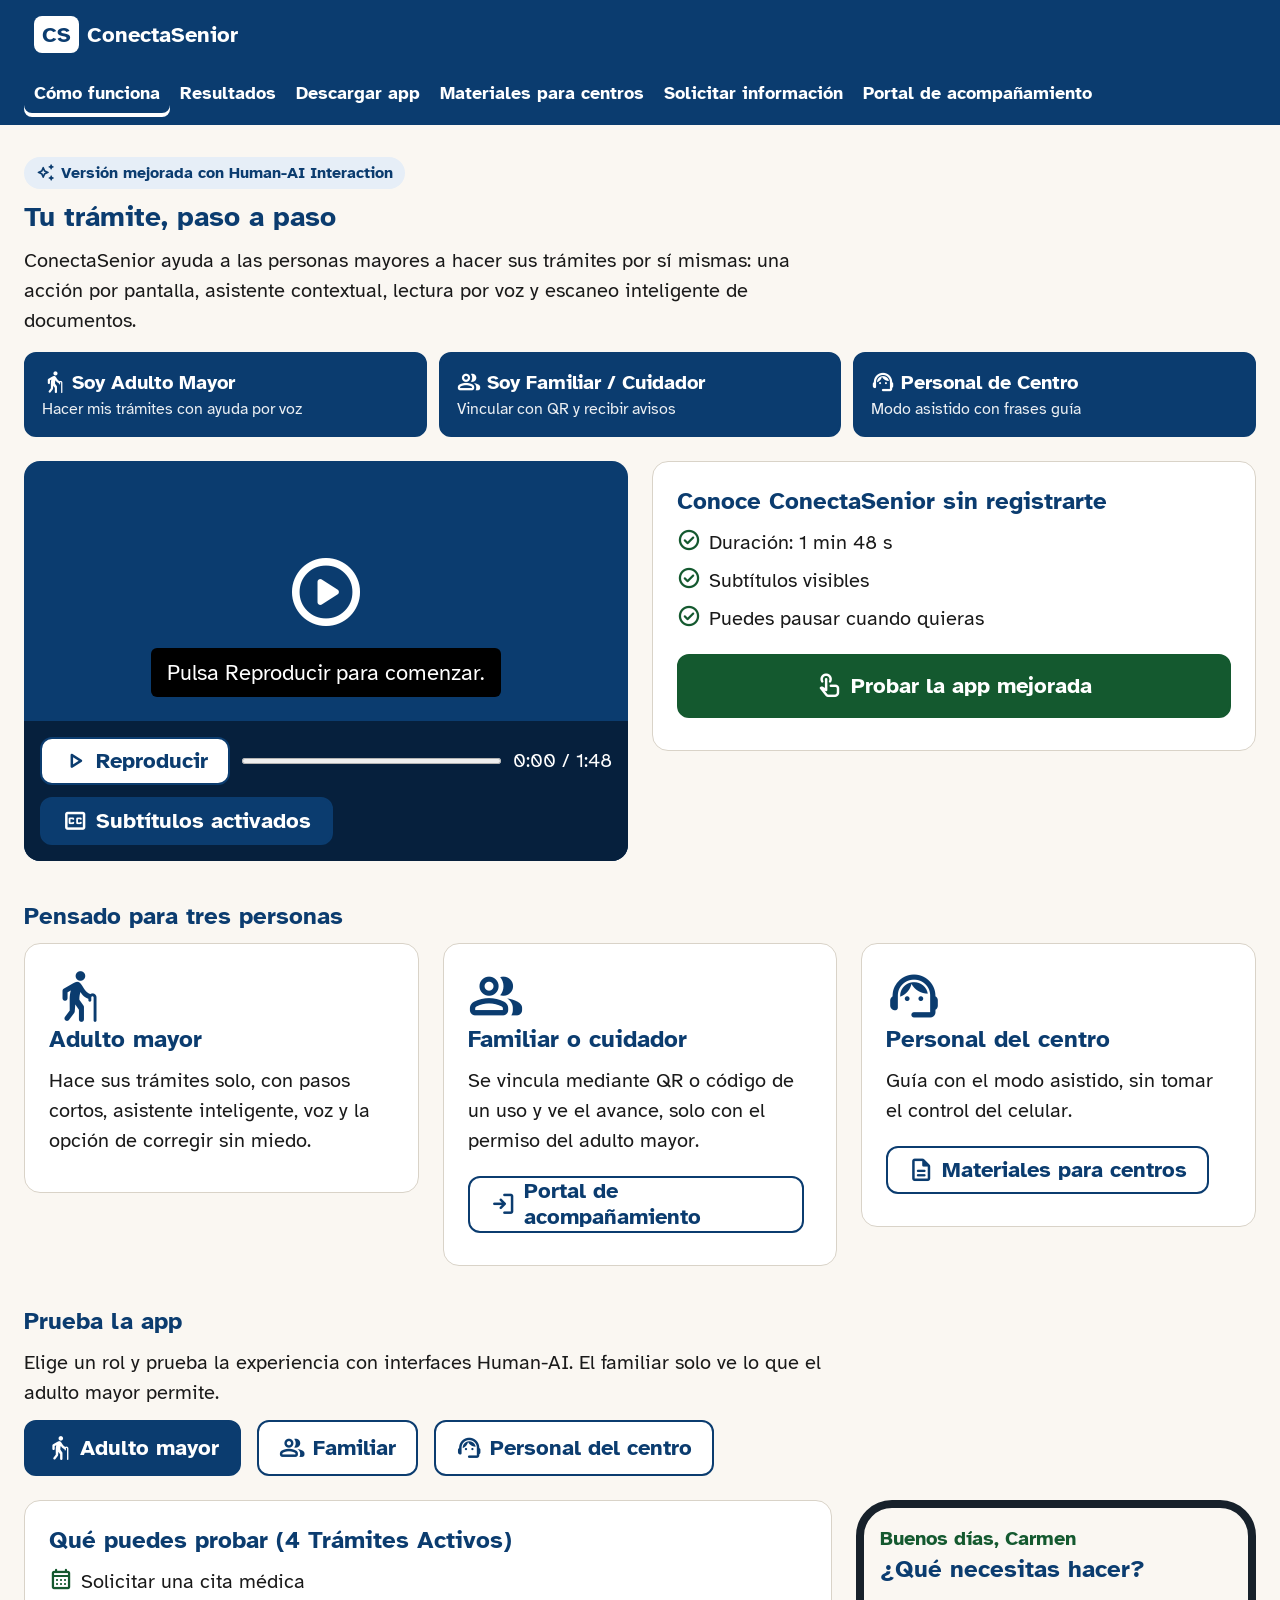
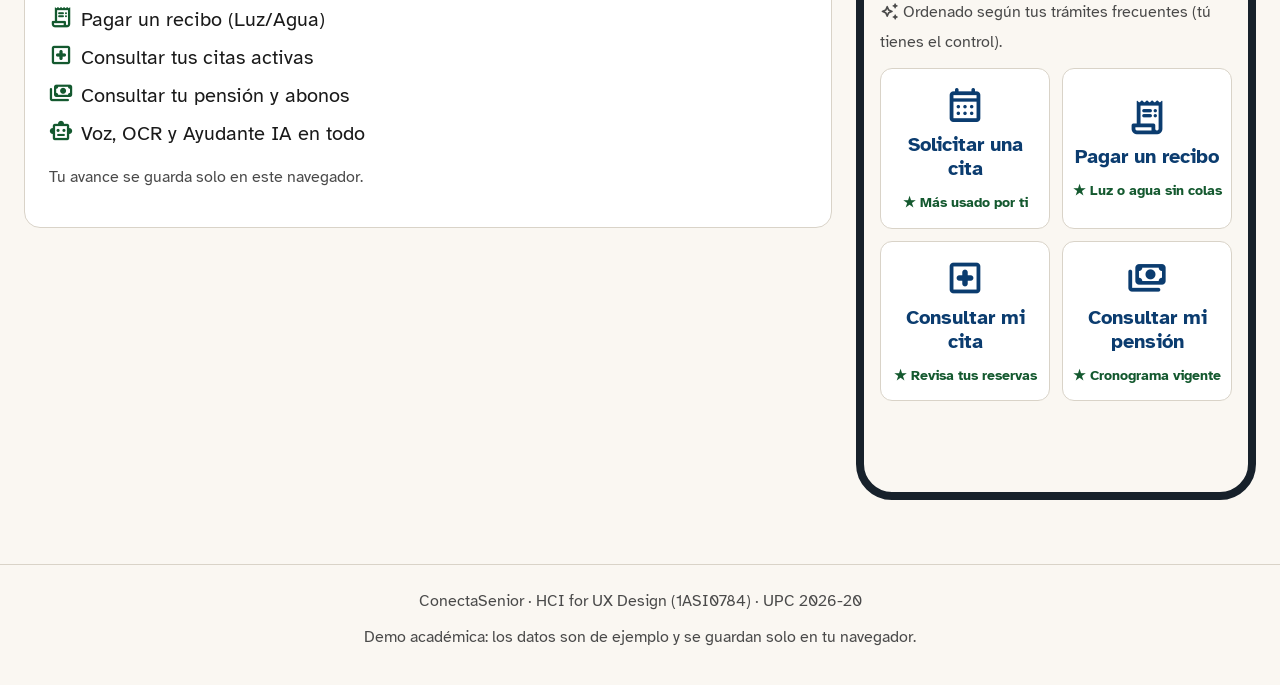
<file: index.html>
<!DOCTYPE html>
<html lang="es">
<head>
<meta charset="UTF-8">
<meta name="viewport" content="width=device-width, initial-scale=1">
<title>Cómo funciona · ConectaSenior</title>
<meta name="description" content="Demo de ConectaSenior: trámites paso a paso para adultos mayores, con acompañamiento familiar opcional e interfaces Human-AI.">
<meta name="theme-color" content="#0B3C6F">
<link rel="icon" href="data:image/svg+xml,%3Csvg xmlns=%27http://www.w3.org/2000/svg%27 viewBox=%270 0 64 64%27%3E%3Crect width=%2764%27 height=%2764%27 rx=%2714%27 fill=%27%230B3C6F%27/%3E%3Ctext x=%2732%27 y=%2742%27 font-family=%27Arial%27 font-weight=%27700%27 font-size=%2728%27 fill=%27white%27 text-anchor=%27middle%27%3ECS%3C/text%3E%3C/svg%3E">
<link rel="preconnect" href="https://fonts.googleapis.com">
<link rel="preconnect" href="https://fonts.gstatic.com" crossorigin>
<link href="https://fonts.googleapis.com/css2?family=Atkinson+Hyperlegible:wght@400;700&display=swap" rel="stylesheet">
<link href="https://fonts.googleapis.com/css2?family=Material+Symbols+Rounded:opsz,wght,FILL,GRAD@24,500,0,0&display=block" rel="stylesheet">
<link rel="stylesheet" href="css/styles.css">
</head>
<body>
<a class="skip" href="#main">Saltar al contenido</a>
<div id="live" class="sr" role="status" aria-live="polite"></div>
<header>
<nav aria-label="Principal">
<a class="brand" href="index.html"><span class="logo" aria-hidden="true">CS</span> ConectaSenior</a>
<button id="menuBtn" class="btn2" aria-expanded="false" aria-controls="links"><span class="material-symbols-rounded" aria-hidden="true">menu</span> Menú</button>
<div id="links"><a href="index.html" aria-current="page">Cómo funciona</a><a href="resultados.html">Resultados</a><a href="descargar.html">Descargar app</a><a href="materiales.html">Materiales para centros</a><a href="solicitar.html">Solicitar información</a><a href="portal.html">Portal de acompañamiento</a></div>
</nav>
</header>
<main id="main">
<section id="como" data-hu="HU44">
<span class="hai-badge"><span class="material-symbols-rounded" aria-hidden="true">auto_awesome</span> Versión mejorada con Human-AI Interaction</span>
<h1>Tu trámite, paso a paso</h1>
<p class="lead">ConectaSenior ayuda a las personas mayores a hacer sus trámites por sí mismas: una acción por pantalla, asistente contextual, lectura por voz y escaneo inteligente de documentos.</p>

<!-- Mejora 1 (Juaquin Aldazabal): Selector de 3 roles grandes desde el inicio -->
<div class="hai-roles" role="group" aria-label="Selecciona tu perfil para empezar">
  <button class="hai-role-btn" data-a="pickrole" data-m="adulto"><span><span class="material-symbols-rounded" aria-hidden="true">elderly</span> Soy Adulto Mayor</span><small>Hacer mis trámites con ayuda por voz</small></button>
  <button class="hai-role-btn" data-a="pickrole" data-m="familiar"><span><span class="material-symbols-rounded" aria-hidden="true">group</span> Soy Familiar / Cuidador</span><small>Vincular con QR y recibir avisos</small></button>
  <button class="hai-role-btn" data-a="pickrole" data-m="personal"><span><span class="material-symbols-rounded" aria-hidden="true">support_agent</span> Personal de Centro</span><small>Modo asistido con frases guía</small></button>
</div>

<div class="grid2">
<div class="player" role="region" aria-label="Demo con subtítulos">
<div class="screen"><span id="scr-ico" class="material-symbols-rounded ico-xl" aria-hidden="true">play_circle</span><p id="cap">Pulsa Reproducir para comenzar.</p></div>
<div class="ctrl"><button id="pp" class="btn2"><span class="material-symbols-rounded" aria-hidden="true">play_arrow</span> Reproducir</button><progress id="pg" max="108" value="0" aria-label="Progreso de la demo"></progress><span id="tm">0:00 / 1:48</span><button id="cc" class="btn2" aria-pressed="true"><span class="material-symbols-rounded" aria-hidden="true">closed_caption</span> Subtítulos activados</button></div>
</div>
<div class="card"><h2>Conoce ConectaSenior sin registrarte</h2>
<ul class="ck"><li><span class="material-symbols-rounded" aria-hidden="true">check_circle</span> Duración: 1 min 48 s</li><li><span class="material-symbols-rounded" aria-hidden="true">check_circle</span> Subtítulos visibles</li><li><span class="material-symbols-rounded" aria-hidden="true">check_circle</span> Puedes pausar cuando quieras</li></ul>
<a class="btn" href="#prueba"><span class="material-symbols-rounded" aria-hidden="true">touch_app</span> Probar la app mejorada</a>
<p id="end" hidden>¿Te gustaría usarla en tu centro? <a class="btn" href="solicitar.html"><span class="material-symbols-rounded" aria-hidden="true">mail</span> Solicitar información o capacitación</a></p></div>
</div>
</section>
<section id="para" aria-labelledby="para-t">
<h2 id="para-t">Pensado para tres personas</h2>
<div class="grid3">
<div class="card"><span class="material-symbols-rounded ico-xl" aria-hidden="true" style="color:var(--azul)">elderly</span><h3>Adulto mayor</h3><p>Hace sus trámites solo, con pasos cortos, asistente inteligente, voz y la opción de corregir sin miedo.</p></div>
<div class="card"><span class="material-symbols-rounded ico-xl" aria-hidden="true" style="color:var(--azul)">group</span><h3>Familiar o cuidador</h3><p>Se vincula mediante QR o código de un uso y ve el avance, solo con el permiso del adulto mayor.</p><a class="btn2" href="portal.html"><span class="material-symbols-rounded" aria-hidden="true">login</span> Portal de acompañamiento</a></div>
<div class="card"><span class="material-symbols-rounded ico-xl" aria-hidden="true" style="color:var(--azul)">support_agent</span><h3>Personal del centro</h3><p>Guía con el modo asistido, sin tomar el control del celular.</p><a class="btn2" href="materiales.html"><span class="material-symbols-rounded" aria-hidden="true">description</span> Materiales para centros</a></div>
</div>
</section>
<section id="prueba" aria-labelledby="prueba-t">
<h2 id="prueba-t">Prueba la app</h2>
<p class="lead">Elige un rol y prueba la experiencia con interfaces Human-AI. El familiar solo ve lo que el adulto mayor permite.</p>
<div class="tabs" role="tablist" aria-label="Elige un rol">
<button role="tab" class="tab" id="tab-adulto" data-a="tab" data-m="adulto" aria-selected="true" aria-controls="demo-grid" tabindex="0"><span class="material-symbols-rounded" aria-hidden="true">elderly</span> Adulto mayor</button>
<button role="tab" class="tab" id="tab-familiar" data-a="tab" data-m="familiar" aria-selected="false" aria-controls="demo-grid" tabindex="-1"><span class="material-symbols-rounded" aria-hidden="true">group</span> Familiar</button>
<button role="tab" class="tab" id="tab-personal" data-a="tab" data-m="personal" aria-selected="false" aria-controls="demo-grid" tabindex="-1"><span class="material-symbols-rounded" aria-hidden="true">support_agent</span> Personal del centro</button>
</div>
<div class="demo-grid dos" id="demo-grid" role="tabpanel" aria-labelledby="tab-adulto">
<div class="card" id="info"></div>
<div class="phone" id="phone" role="region" aria-label="Pantalla de la app"></div>
<div class="card" id="panel" hidden></div>
</div>
</section>
</main>
<footer><p>ConectaSenior · HCI for UX Design (1ASI0784) · UPC 2026-20</p><p>Demo académica: los datos son de ejemplo y se guardan solo en tu navegador.</p></footer>
<script src="js/main.js"></script>
</body>
</html>
</file>
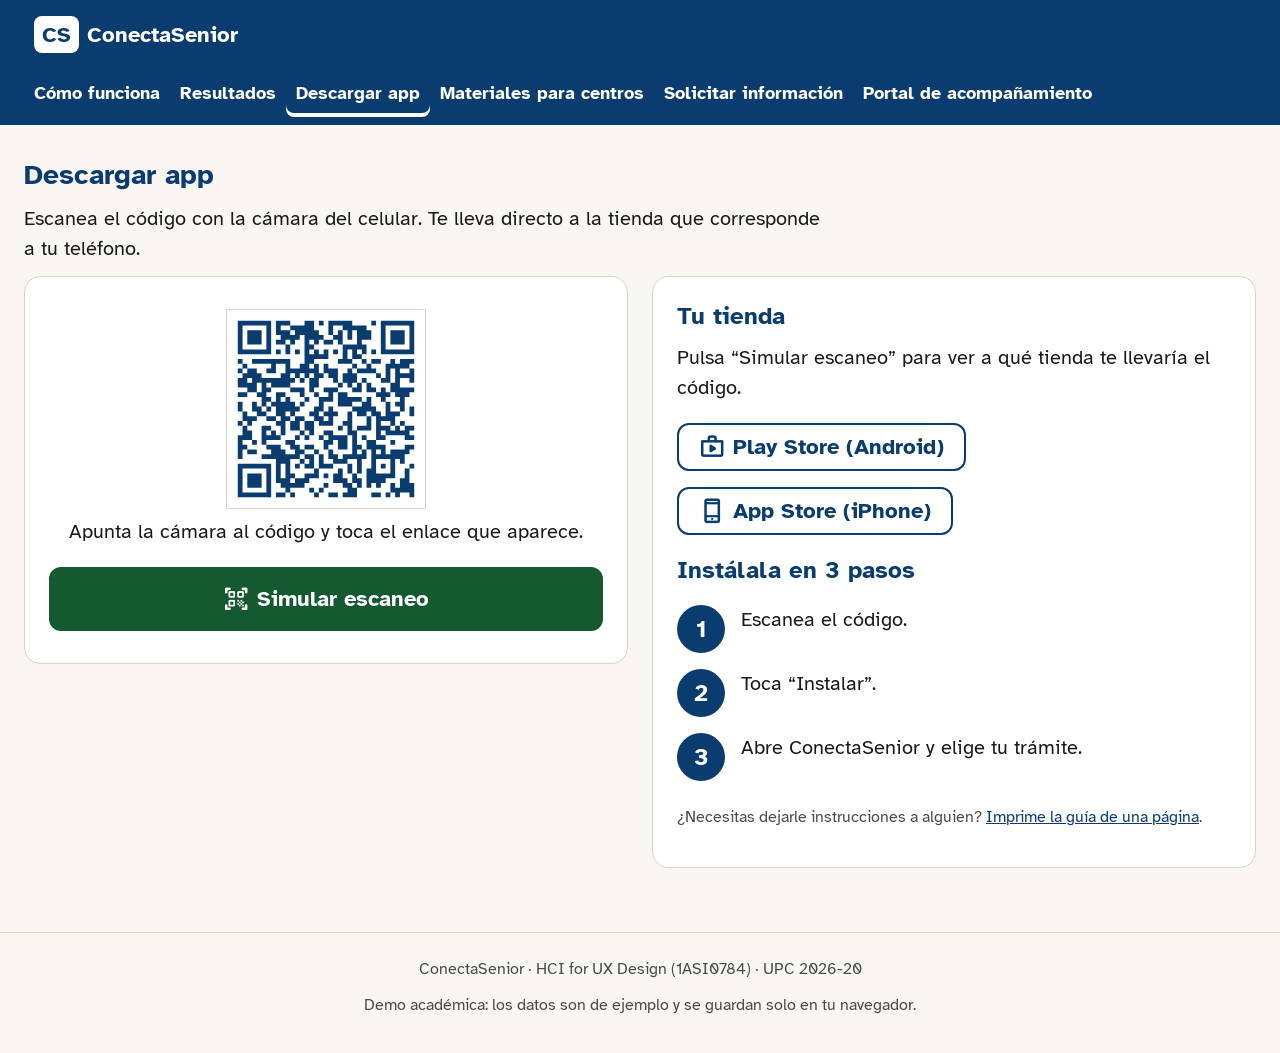
<file: descargar.html>
<!DOCTYPE html>
<html lang="es">
<head>
<meta charset="UTF-8">
<meta name="viewport" content="width=device-width, initial-scale=1">
<title>Descargar app · ConectaSenior</title>
<meta name="description" content="Descarga ConectaSenior escaneando el código QR.">
<meta name="theme-color" content="#0B3C6F">
<link rel="icon" href="data:image/svg+xml,%3Csvg xmlns=%27http://www.w3.org/2000/svg%27 viewBox=%270 0 64 64%27%3E%3Crect width=%2764%27 height=%2764%27 rx=%2714%27 fill=%27%230B3C6F%27/%3E%3Ctext x=%2732%27 y=%2742%27 font-family=%27Arial%27 font-weight=%27700%27 font-size=%2728%27 fill=%27white%27 text-anchor=%27middle%27%3ECS%3C/text%3E%3C/svg%3E">
<link rel="preconnect" href="https://fonts.googleapis.com">
<link rel="preconnect" href="https://fonts.gstatic.com" crossorigin>
<link href="https://fonts.googleapis.com/css2?family=Atkinson+Hyperlegible:wght@400;700&display=swap" rel="stylesheet">
<link href="https://fonts.googleapis.com/css2?family=Material+Symbols+Rounded:opsz,wght,FILL,GRAD@24,500,0,0&display=block" rel="stylesheet">
<link rel="stylesheet" href="css/styles.css">
</head>
<body>
<a class="skip" href="#main">Saltar al contenido</a>
<div id="live" class="sr" role="status" aria-live="polite"></div>
<header>
<nav aria-label="Principal">
<a class="brand" href="index.html"><span class="logo" aria-hidden="true">CS</span> ConectaSenior</a>
<button id="menuBtn" class="btn2" aria-expanded="false" aria-controls="links"><span class="material-symbols-rounded" aria-hidden="true">menu</span> Menú</button>
<div id="links"><a href="index.html">Cómo funciona</a><a href="resultados.html">Resultados</a><a href="descargar.html" aria-current="page">Descargar app</a><a href="materiales.html">Materiales para centros</a><a href="solicitar.html">Solicitar información</a><a href="portal.html">Portal de acompañamiento</a></div>
</nav>
</header>
<main id="main">
<section id="descargar" data-hu="HU47">
<h1>Descargar app</h1>
<p class="lead">Escanea el código con la cámara del celular. Te lleva directo a la tienda que corresponde a tu teléfono.</p>
<div class="grid2">
<div class="card c"><img class="qr" src="images/qr.svg" alt="Código QR para descargar ConectaSenior" width="200" height="200"><p>Apunta la cámara al código y toca el enlace que aparece.</p><button class="btn" data-a="scan"><span class="material-symbols-rounded" aria-hidden="true">qr_code_scanner</span> Simular escaneo</button></div>
<div class="card store"><h2>Tu tienda</h2><p id="os" role="status">Pulsa “Simular escaneo” para ver a qué tienda te llevaría el código.</p>
<p><button class="btn2" data-a="store" data-s="play"><span class="material-symbols-rounded" aria-hidden="true">shop</span> Play Store (Android)</button> <button class="btn2" data-a="store" data-s="apple"><span class="material-symbols-rounded" aria-hidden="true">phone_iphone</span> App Store (iPhone)</button></p>
<h3>Instálala en 3 pasos</h3>
<ol class="pasos"><li><span class="num" aria-hidden="true">1</span><span>Escanea el código.</span></li><li><span class="num" aria-hidden="true">2</span><span>Toca “Instalar”.</span></li><li><span class="num" aria-hidden="true">3</span><span>Abre ConectaSenior y elige tu trámite.</span></li></ol>
<p><small>¿Necesitas dejarle instrucciones a alguien? <a href="materiales.html">Imprime la guía de una página</a>.</small></p></div>
</div>
</section>
</main>
<footer><p>ConectaSenior · HCI for UX Design (1ASI0784) · UPC 2026-20</p><p>Demo académica: los datos son de ejemplo y se guardan solo en tu navegador.</p></footer>
<script src="js/main.js"></script>
</body>
</html>
</file>
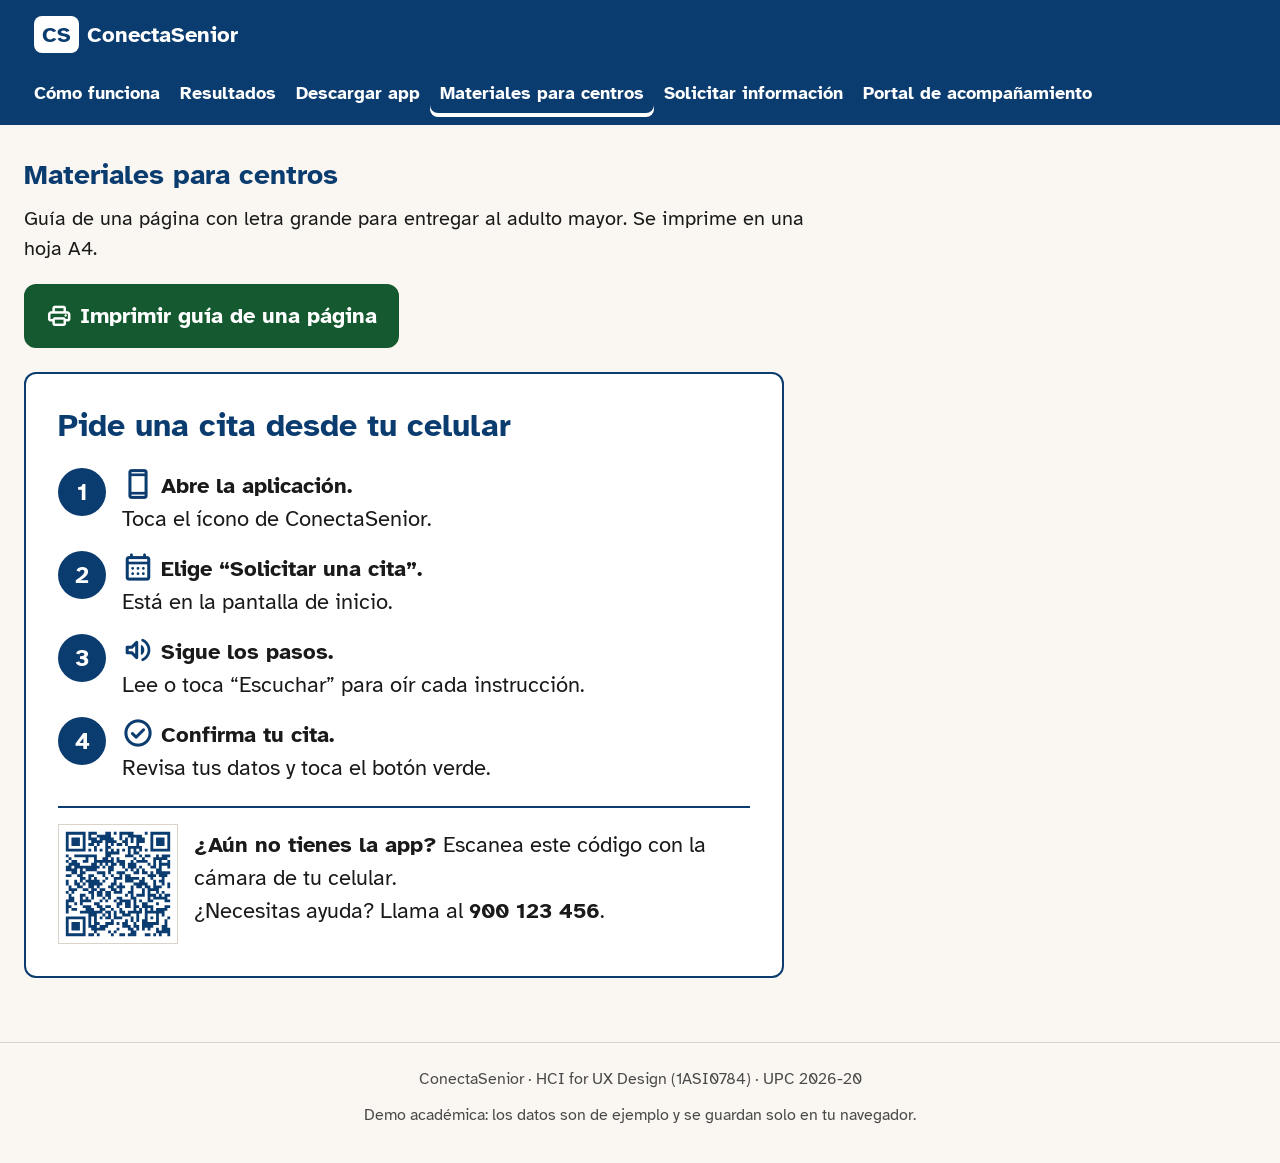
<file: materiales.html>
<!DOCTYPE html>
<html lang="es">
<head>
<meta charset="UTF-8">
<meta name="viewport" content="width=device-width, initial-scale=1">
<title>Materiales para centros · ConectaSenior</title>
<meta name="description" content="Guía impresa de una página con letra grande para adultos mayores.">
<meta name="theme-color" content="#0B3C6F">
<link rel="icon" href="data:image/svg+xml,%3Csvg xmlns=%27http://www.w3.org/2000/svg%27 viewBox=%270 0 64 64%27%3E%3Crect width=%2764%27 height=%2764%27 rx=%2714%27 fill=%27%230B3C6F%27/%3E%3Ctext x=%2732%27 y=%2742%27 font-family=%27Arial%27 font-weight=%27700%27 font-size=%2728%27 fill=%27white%27 text-anchor=%27middle%27%3ECS%3C/text%3E%3C/svg%3E">
<link rel="preconnect" href="https://fonts.googleapis.com">
<link rel="preconnect" href="https://fonts.gstatic.com" crossorigin>
<link href="https://fonts.googleapis.com/css2?family=Atkinson+Hyperlegible:wght@400;700&display=swap" rel="stylesheet">
<link href="https://fonts.googleapis.com/css2?family=Material+Symbols+Rounded:opsz,wght,FILL,GRAD@24,500,0,0&display=block" rel="stylesheet">
<link rel="stylesheet" href="css/styles.css">
</head>
<body>
<a class="skip" href="#main">Saltar al contenido</a>
<div id="live" class="sr" role="status" aria-live="polite"></div>
<header>
<nav aria-label="Principal">
<a class="brand" href="index.html"><span class="logo" aria-hidden="true">CS</span> ConectaSenior</a>
<button id="menuBtn" class="btn2" aria-expanded="false" aria-controls="links"><span class="material-symbols-rounded" aria-hidden="true">menu</span> Menú</button>
<div id="links"><a href="index.html">Cómo funciona</a><a href="resultados.html">Resultados</a><a href="descargar.html">Descargar app</a><a href="materiales.html" aria-current="page">Materiales para centros</a><a href="solicitar.html">Solicitar información</a><a href="portal.html">Portal de acompañamiento</a></div>
</nav>
</header>
<main id="main">
<section id="materiales" data-hu="HU48">
<h1>Materiales para centros</h1>
<p class="lead">Guía de una página con letra grande para entregar al adulto mayor. Se imprime en una hoja A4.</p>
<button class="btn auto noprint" onclick="window.print()"><span class="material-symbols-rounded" aria-hidden="true">print</span> Imprimir guía de una página</button>
<article class="guia" aria-labelledby="guia-t">
<h2 id="guia-t">Pide una cita desde tu celular</h2>
<ol class="pasos">
<li><span class="num" aria-hidden="true">1</span><span><b><span class="material-symbols-rounded" aria-hidden="true">smartphone</span> Abre la aplicación.</b><br>Toca el ícono de ConectaSenior.</span></li>
<li><span class="num" aria-hidden="true">2</span><span><b><span class="material-symbols-rounded" aria-hidden="true">calendar_month</span> Elige “Solicitar una cita”.</b><br>Está en la pantalla de inicio.</span></li>
<li><span class="num" aria-hidden="true">3</span><span><b><span class="material-symbols-rounded" aria-hidden="true">volume_up</span> Sigue los pasos.</b><br>Lee o toca “Escuchar” para oír cada instrucción.</span></li>
<li><span class="num" aria-hidden="true">4</span><span><b><span class="material-symbols-rounded" aria-hidden="true">check_circle</span> Confirma tu cita.</b><br>Revisa tus datos y toca el botón verde.</span></li>
</ol>
<div class="gq"><img class="qr sm" src="images/qr.svg" alt="Código QR para descargar ConectaSenior" width="120" height="120"><p><b>¿Aún no tienes la app?</b> Escanea este código con la cámara de tu celular.<br>¿Necesitas ayuda? Llama al <b>900 123 456</b>.</p></div>
</article>
</section>
</main>
<footer><p>ConectaSenior · HCI for UX Design (1ASI0784) · UPC 2026-20</p><p>Demo académica: los datos son de ejemplo y se guardan solo en tu navegador.</p></footer>
<script src="js/main.js"></script>
</body>
</html>
</file>
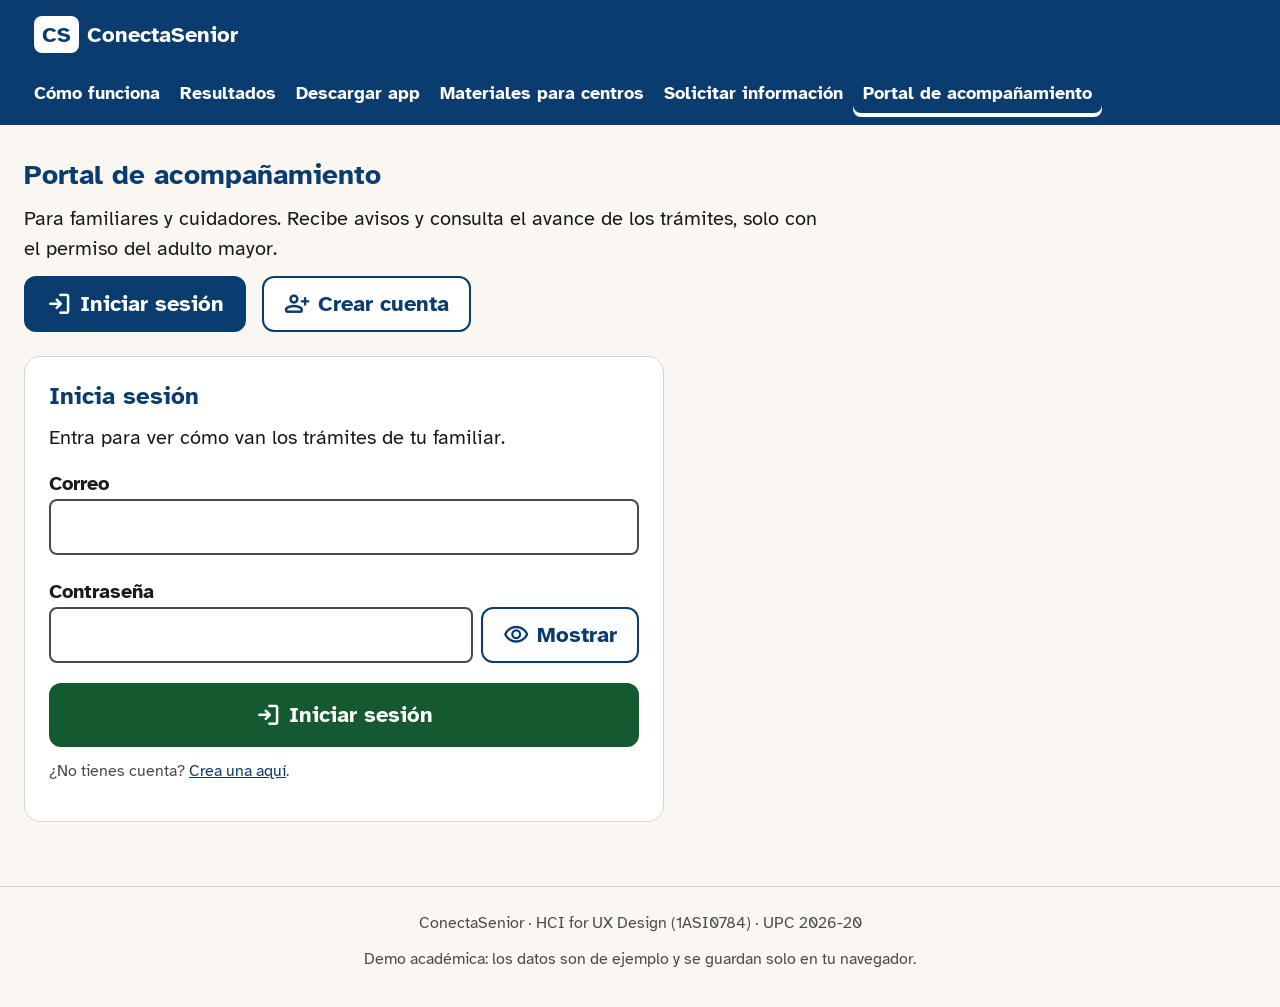
<file: portal.html>
<!DOCTYPE html>
<html lang="es">
<head>
<meta charset="UTF-8">
<meta name="viewport" content="width=device-width, initial-scale=1">
<title>Portal de acompañamiento · ConectaSenior</title>
<meta name="description" content="Portal para que el familiar consulte avisos e itinerario del adulto mayor, con su permiso.">
<meta name="theme-color" content="#0B3C6F">
<link rel="icon" href="data:image/svg+xml,%3Csvg xmlns=%27http://www.w3.org/2000/svg%27 viewBox=%270 0 64 64%27%3E%3Crect width=%2764%27 height=%2764%27 rx=%2714%27 fill=%27%230B3C6F%27/%3E%3Ctext x=%2732%27 y=%2742%27 font-family=%27Arial%27 font-weight=%27700%27 font-size=%2728%27 fill=%27white%27 text-anchor=%27middle%27%3ECS%3C/text%3E%3C/svg%3E">
<link rel="preconnect" href="https://fonts.googleapis.com">
<link rel="preconnect" href="https://fonts.gstatic.com" crossorigin>
<link href="https://fonts.googleapis.com/css2?family=Atkinson+Hyperlegible:wght@400;700&display=swap" rel="stylesheet">
<link href="https://fonts.googleapis.com/css2?family=Material+Symbols+Rounded:opsz,wght,FILL,GRAD@24,500,0,0&display=block" rel="stylesheet">
<link rel="stylesheet" href="css/styles.css">
</head>
<body>
<a class="skip" href="#main">Saltar al contenido</a>
<div id="live" class="sr" role="status" aria-live="polite"></div>
<header>
<nav aria-label="Principal">
<a class="brand" href="index.html"><span class="logo" aria-hidden="true">CS</span> ConectaSenior</a>
<button id="menuBtn" class="btn2" aria-expanded="false" aria-controls="links"><span class="material-symbols-rounded" aria-hidden="true">menu</span> Menú</button>
<div id="links"><a href="index.html">Cómo funciona</a><a href="resultados.html">Resultados</a><a href="descargar.html">Descargar app</a><a href="materiales.html">Materiales para centros</a><a href="solicitar.html">Solicitar información</a><a href="portal.html" aria-current="page">Portal de acompañamiento</a></div>
</nav>
</header>
<main id="main">
<section id="portal-sec" data-hu="HU28 HU29 HU30 HU31 HU32 HU33 HU36">
<div id="portal-intro"><h1>Portal de acompañamiento</h1>
<p class="lead">Para familiares y cuidadores. Recibe avisos y consulta el avance de los trámites, solo con el permiso del adulto mayor.</p></div>
<div id="portal"></div>
</section>
</main>
<footer><p>ConectaSenior · HCI for UX Design (1ASI0784) · UPC 2026-20</p><p>Demo académica: los datos son de ejemplo y se guardan solo en tu navegador.</p></footer>
<script src="js/main.js"></script>
</body>
</html>
</file>
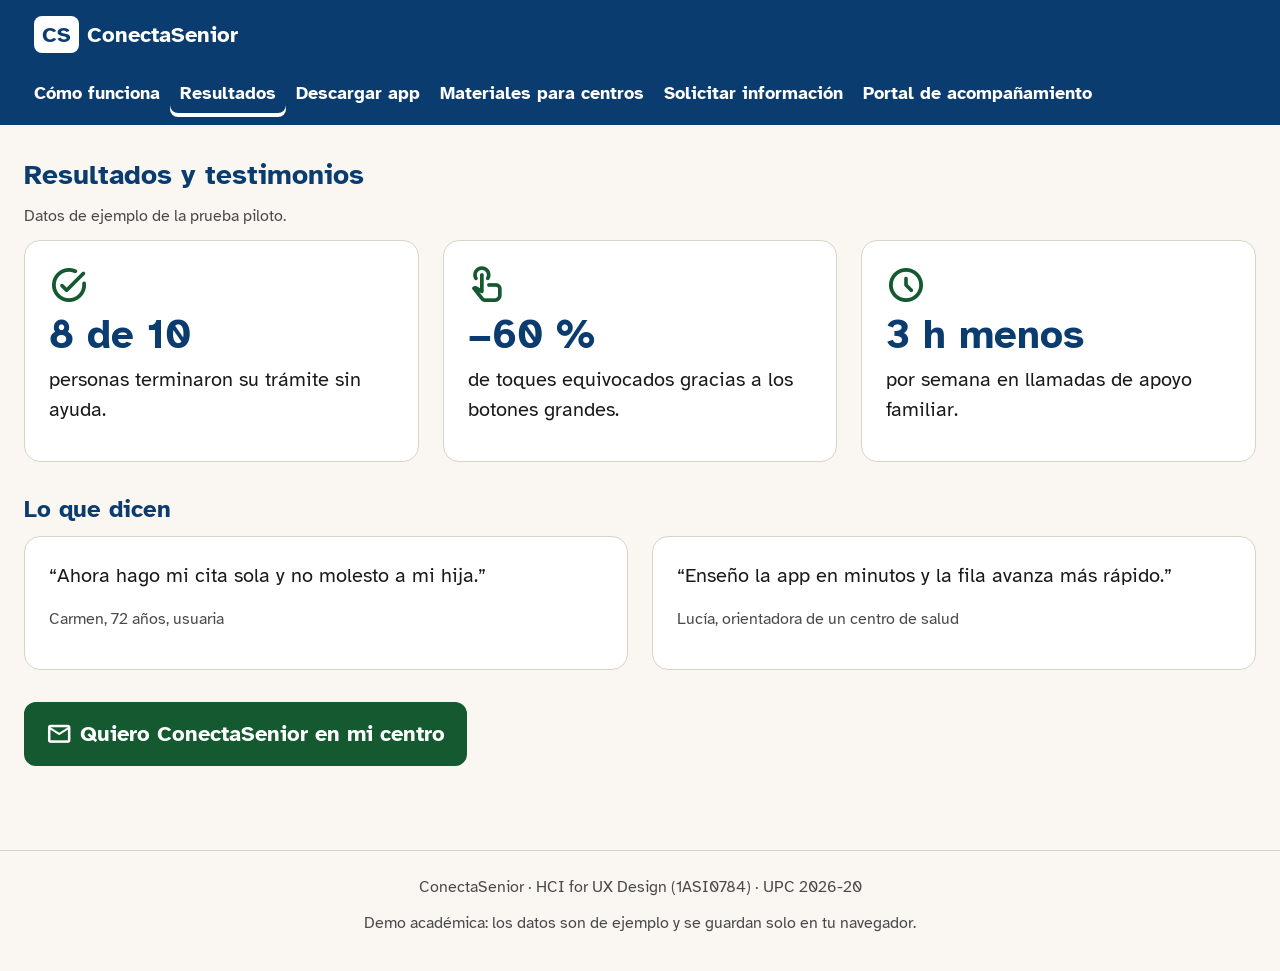
<file: resultados.html>
<!DOCTYPE html>
<html lang="es">
<head>
<meta charset="UTF-8">
<meta name="viewport" content="width=device-width, initial-scale=1">
<title>Resultados · ConectaSenior</title>
<meta name="description" content="Resultados de la prueba piloto y testimonios de ConectaSenior.">
<meta name="theme-color" content="#0B3C6F">
<link rel="icon" href="data:image/svg+xml,%3Csvg xmlns=%27http://www.w3.org/2000/svg%27 viewBox=%270 0 64 64%27%3E%3Crect width=%2764%27 height=%2764%27 rx=%2714%27 fill=%27%230B3C6F%27/%3E%3Ctext x=%2732%27 y=%2742%27 font-family=%27Arial%27 font-weight=%27700%27 font-size=%2728%27 fill=%27white%27 text-anchor=%27middle%27%3ECS%3C/text%3E%3C/svg%3E">
<link rel="preconnect" href="https://fonts.googleapis.com">
<link rel="preconnect" href="https://fonts.gstatic.com" crossorigin>
<link href="https://fonts.googleapis.com/css2?family=Atkinson+Hyperlegible:wght@400;700&display=swap" rel="stylesheet">
<link href="https://fonts.googleapis.com/css2?family=Material+Symbols+Rounded:opsz,wght,FILL,GRAD@24,500,0,0&display=block" rel="stylesheet">
<link rel="stylesheet" href="css/styles.css">
</head>
<body>
<a class="skip" href="#main">Saltar al contenido</a>
<div id="live" class="sr" role="status" aria-live="polite"></div>
<header>
<nav aria-label="Principal">
<a class="brand" href="index.html"><span class="logo" aria-hidden="true">CS</span> ConectaSenior</a>
<button id="menuBtn" class="btn2" aria-expanded="false" aria-controls="links"><span class="material-symbols-rounded" aria-hidden="true">menu</span> Menú</button>
<div id="links"><a href="index.html">Cómo funciona</a><a href="resultados.html" aria-current="page">Resultados</a><a href="descargar.html">Descargar app</a><a href="materiales.html">Materiales para centros</a><a href="solicitar.html">Solicitar información</a><a href="portal.html">Portal de acompañamiento</a></div>
</nav>
</header>
<main id="main">
<section id="resultados" data-hu="HU46">
<h1>Resultados y testimonios</h1>
<p class="note">Datos de ejemplo de la prueba piloto.</p>
<div class="grid3">
<div class="card metric"><span class="material-symbols-rounded" aria-hidden="true">task_alt</span><b class="big">8 de 10</b><p>personas terminaron su trámite sin ayuda.</p></div>
<div class="card metric"><span class="material-symbols-rounded" aria-hidden="true">touch_app</span><b class="big">−60 %</b><p>de toques equivocados gracias a los botones grandes.</p></div>
<div class="card metric"><span class="material-symbols-rounded" aria-hidden="true">schedule</span><b class="big">3 h menos</b><p>por semana en llamadas de apoyo familiar.</p></div>
</div>
<h2 style="margin-top:32px">Lo que dicen</h2>
<div class="grid2">
<blockquote class="card"><p>“Ahora hago mi cita sola y no molesto a mi hija.”</p><p><small>Carmen, 72 años, usuaria</small></p></blockquote>
<blockquote class="card"><p>“Enseño la app en minutos y la fila avanza más rápido.”</p><p><small>Lucía, orientadora de un centro de salud</small></p></blockquote>
</div>
<p style="margin-top:24px"><a class="btn auto" href="solicitar.html"><span class="material-symbols-rounded" aria-hidden="true">mail</span> Quiero ConectaSenior en mi centro</a></p>
</section>
</main>
<footer><p>ConectaSenior · HCI for UX Design (1ASI0784) · UPC 2026-20</p><p>Demo académica: los datos son de ejemplo y se guardan solo en tu navegador.</p></footer>
<script src="js/main.js"></script>
</body>
</html>
</file>
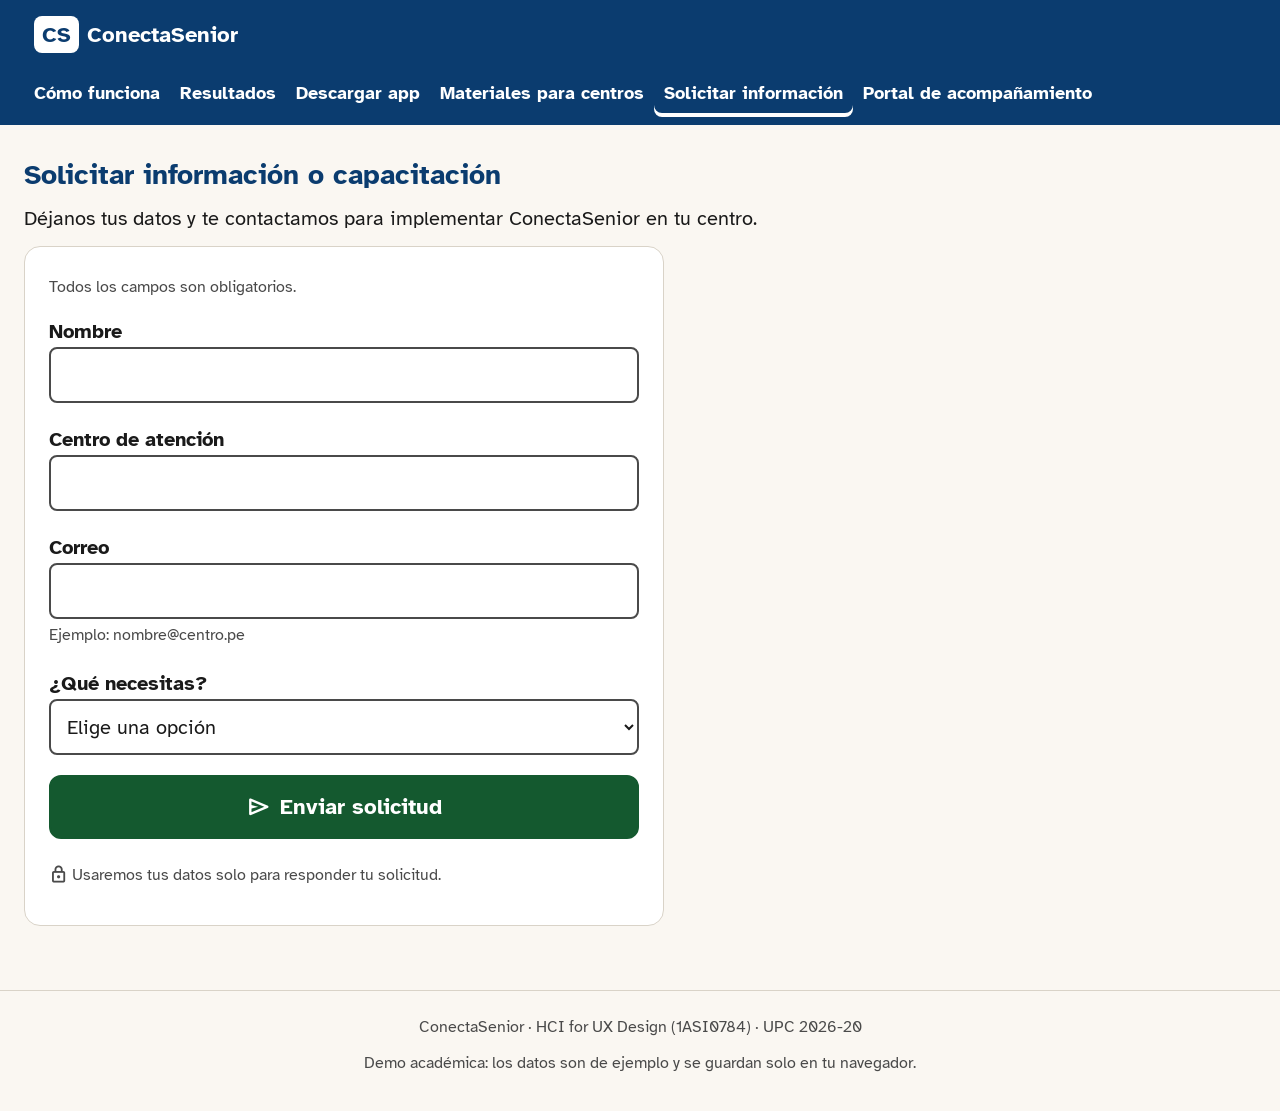
<file: solicitar.html>
<!DOCTYPE html>
<html lang="es">
<head>
<meta charset="UTF-8">
<meta name="viewport" content="width=device-width, initial-scale=1">
<title>Solicitar información · ConectaSenior</title>
<meta name="description" content="Solicita información o capacitación de ConectaSenior para tu centro.">
<meta name="theme-color" content="#0B3C6F">
<link rel="icon" href="data:image/svg+xml,%3Csvg xmlns=%27http://www.w3.org/2000/svg%27 viewBox=%270 0 64 64%27%3E%3Crect width=%2764%27 height=%2764%27 rx=%2714%27 fill=%27%230B3C6F%27/%3E%3Ctext x=%2732%27 y=%2742%27 font-family=%27Arial%27 font-weight=%27700%27 font-size=%2728%27 fill=%27white%27 text-anchor=%27middle%27%3ECS%3C/text%3E%3C/svg%3E">
<link rel="preconnect" href="https://fonts.googleapis.com">
<link rel="preconnect" href="https://fonts.gstatic.com" crossorigin>
<link href="https://fonts.googleapis.com/css2?family=Atkinson+Hyperlegible:wght@400;700&display=swap" rel="stylesheet">
<link href="https://fonts.googleapis.com/css2?family=Material+Symbols+Rounded:opsz,wght,FILL,GRAD@24,500,0,0&display=block" rel="stylesheet">
<link rel="stylesheet" href="css/styles.css">
</head>
<body>
<a class="skip" href="#main">Saltar al contenido</a>
<div id="live" class="sr" role="status" aria-live="polite"></div>
<header>
<nav aria-label="Principal">
<a class="brand" href="index.html"><span class="logo" aria-hidden="true">CS</span> ConectaSenior</a>
<button id="menuBtn" class="btn2" aria-expanded="false" aria-controls="links"><span class="material-symbols-rounded" aria-hidden="true">menu</span> Menú</button>
<div id="links"><a href="index.html">Cómo funciona</a><a href="resultados.html">Resultados</a><a href="descargar.html">Descargar app</a><a href="materiales.html">Materiales para centros</a><a href="solicitar.html" aria-current="page">Solicitar información</a><a href="portal.html">Portal de acompañamiento</a></div>
</nav>
</header>
<main id="main">
<section id="solicitar" data-hu="HU45">
<h1>Solicitar información o capacitación</h1>
<p class="lead">Déjanos tus datos y te contactamos para implementar ConectaSenior en tu centro.</p>
<form id="frm" class="card form-card" novalidate>
<p><small>Todos los campos son obligatorios.</small></p>
<label for="n">Nombre</label><input id="n" autocomplete="name" aria-describedby="e-n"><p class="err" id="e-n" hidden></p>
<label for="c">Centro de atención</label><input id="c" autocomplete="organization" aria-describedby="e-c"><p class="err" id="e-c" hidden></p>
<label for="m">Correo</label><input id="m" type="email" autocomplete="email" aria-describedby="h-m e-m"><small id="h-m" class="hint">Ejemplo: nombre@centro.pe</small><p class="err" id="e-m" hidden></p>
<label for="t">¿Qué necesitas?</label><select id="t" aria-describedby="e-t"><option value="">Elige una opción</option><option>Información</option><option>Capacitación</option></select><p class="err" id="e-t" hidden></p>
<button class="btn" type="submit"><span class="material-symbols-rounded" aria-hidden="true">send</span> Enviar solicitud</button>
<p id="ok" class="okmsg" role="status" tabindex="-1" hidden></p>
<p><small><span class="material-symbols-rounded" aria-hidden="true">lock</span> Usaremos tus datos solo para responder tu solicitud.</small></p>
</form>
</section>
</main>
<footer><p>ConectaSenior · HCI for UX Design (1ASI0784) · UPC 2026-20</p><p>Demo académica: los datos son de ejemplo y se guardan solo en tu navegador.</p></footer>
<script src="js/main.js"></script>
</body>
</html>
</file>
<file: css/styles.css>
/* =========================================================
   ConectaSenior · Landing Page + Mejoras HAI (Semana 14)
   Estilos basados en la Guía de estilos (Informe, sección 4.1)
   ========================================================= */

/* ---------- 4.1.1 Paleta de colores (60-30-10) y 4.1.2 Tipografía ---------- */
:root {
  --bg: #FAF7F2;          /* Blanco Cálido */
  --blanco: #FFFFFF;      /* Blanco Puro */
  --azul: #0B3C6F;        /* Azul Confianza */
  --azul-osc: #06203D;
  --azul-cl: #E6EEF7;
  --verde: #14592F;       /* Verde Logro */
  --verde-cl: #DDEFE3;
  --rojo: #8F1616;        /* Rojo Atención */
  --rojo-cl: #F8E1E1;
  --ambar: #FFF3CD;       /* Ámbar suave */
  --ambar-tx: #5C3A00;
  --tx: #1A1A1A;          /* Gris Carbón */
  --tx2: #4A4A4A;         /* Gris Medio */
  --borde: #D9D3C8;

  --f: 'Atkinson Hyperlegible', Arial, sans-serif;
  --fs-h1: 28px;
  --fs-h2: 24px;
  --fs-body: 20px;
  --fs-cap: 16px;
  --fs-btn: 22px;

  --radio: 12px;
  --tap: 48px;
  --tap-main: 64px;
  --sep: 16px;
}

* { box-sizing: border-box; }
html { scroll-behavior: smooth; scroll-padding-top: 140px; }
body {
  margin: 0;
  font: 400 var(--fs-body)/1.5 var(--f);
  background: var(--bg);
  color: var(--tx);
}
h1, h2, h3 { color: var(--azul); line-height: 1.25; margin: 0 0 12px; font-weight: 700; }
h1 { font-size: var(--fs-h1); }
h2, h3 { font-size: var(--fs-h2); }
p { margin: 0 0 12px; }
small, .note { font-size: var(--fs-cap); color: var(--tx2); }
a { color: var(--azul); }

/* ---------- 4.1.3 Iconografía: Material Symbols Rounded ---------- */
.material-symbols-rounded {
  font-size: 1.2em;
  line-height: 1;
  vertical-align: -0.22em;
  font-variation-settings: 'FILL' 0, 'wght' 500, 'GRAD' 0, 'opsz' 24;
  flex-shrink: 0;
  user-select: none;
}
.ico-xl { font-size: 56px; vertical-align: middle; }

/* ---------- Accesibilidad ---------- */
.sr { position: absolute; width: 1px; height: 1px; overflow: hidden; clip: rect(0 0 0 0); white-space: nowrap; }
.skip { position: absolute; left: -9999px; }
.skip:focus { left: 8px; top: 8px; background: var(--blanco); color: var(--azul); padding: 12px 16px; z-index: 30; font-weight: 700; border-radius: 8px; }
:focus-visible { outline: 3px solid var(--azul); outline-offset: 3px; }
header :focus-visible, .player :focus-visible, .ban :focus-visible { outline-color: var(--blanco); }

/* ---------- Barra de navegación ---------- */
header { position: sticky; top: 0; z-index: 10; background: var(--azul); }
nav { display: flex; flex-wrap: wrap; align-items: center; gap: 8px; padding: 8px 24px; max-width: 1280px; margin: auto; }
nav a { color: var(--blanco); text-decoration: none; font-weight: 700; font-size: 20px; padding: 8px 12px; min-height: var(--tap); display: inline-flex; align-items: center; border-radius: 8px; }
nav a:hover { background: rgba(255, 255, 255, .12); }
nav a[aria-current=page] { box-shadow: inset 0 -4px 0 var(--blanco); }
.brand { margin-right: auto; font-size: 24px; }
.logo { background: var(--blanco); color: var(--azul); border-radius: 8px; padding: 2px 8px; margin-right: 8px; }
#links { display: flex; flex-wrap: wrap; gap: 4px; }
#menuBtn { display: none; background: transparent; color: var(--blanco); border-color: var(--blanco); margin: 0; }

/* ---------- Estructura ---------- */
main { min-height: 70vh; }
section { max-width: 1280px; margin: auto; padding: 32px 24px; }
section + section { padding-top: 8px; }
.lead { max-width: 62ch; }
.grid2, .grid3 { display: grid; gap: 24px; align-items: start; }
.grid2 { grid-template-columns: repeat(2, 1fr); }
.grid3 { grid-template-columns: repeat(3, 1fr); }
.demo-grid { display: grid; gap: 24px; align-items: start; grid-template-columns: 1fr 400px 1fr; }
.demo-grid.dos { grid-template-columns: 1fr 400px; }
.card { background: var(--blanco); border: 1px solid var(--borde); border-radius: 16px; padding: 24px; margin: 0; }
.c { text-align: center; }
footer { text-align: center; padding: 24px; color: var(--tx2); font-size: var(--fs-cap); border-top: 1px solid var(--borde); margin-top: 32px; }

/* ---------- Botones (4.1.4) ---------- */
.btn, .btn2, .ac, .opt, .tab {
  min-height: 56px; padding: 0 20px; border-radius: var(--radio); border: 2px solid var(--azul);
  font: 700 var(--fs-btn)/1.2 var(--f); cursor: pointer; margin: 8px 8px 8px 0;
  display: inline-flex; align-items: center; justify-content: center; gap: 8px; text-decoration: none;
}
.btn { background: var(--verde); border-color: var(--verde); color: var(--blanco); width: 100%; min-height: var(--tap-main); }
a.btn.auto, .btn.auto { width: auto; }
.btn:hover { background: #0F4524; }
.btn2, .opt, .tab { background: var(--blanco); color: var(--azul); }
.btn2 { min-height: var(--tap); }
.btn2:hover, .opt:hover, .tab:hover { background: var(--azul-cl); }
.btn2.peligro { color: var(--rojo); border-color: var(--rojo); }
.btn.peligro { background: var(--rojo); border-color: var(--rojo); }
.tabs { display: flex; flex-wrap: wrap; gap: var(--sep); margin-bottom: 24px; }
.tabs .tab { margin: 0; }
.tab[aria-selected=true], .opt[aria-pressed=true] { background: var(--azul); color: var(--blanco); }
.btn2[aria-pressed=true] { background: var(--azul); color: var(--blanco); }

/* ---------- Demo en video (HU44) ---------- */
.player { background: var(--azul); border-radius: 16px; overflow: hidden; color: var(--blanco); }
.screen { min-height: 260px; display: flex; flex-direction: column; align-items: center; justify-content: flex-end; gap: 16px; padding: 24px; }
.screen .ico-xl { font-size: 80px; }
#cap { background: #000; color: var(--blanco); padding: 8px 16px; font-size: 22px; margin: 0; border-radius: 6px; text-align: center; }
.ctrl { display: flex; flex-wrap: wrap; gap: 12px; align-items: center; padding: 16px; background: var(--azul-osc); }
.ctrl .btn2 { margin: 0; }
.ctrl progress { flex: 1; min-width: 120px; height: 12px; accent-color: var(--verde); }
.ck { list-style: none; padding: 0; margin: 0 0 12px; }
.ck li { display: flex; gap: 8px; align-items: flex-start; margin: 8px 0; }
.ck .material-symbols-rounded { color: var(--verde); }

/* ---------- Teléfono de la demo interactiva ---------- */
.phone { width: 100%; max-width: 400px; min-height: 600px; margin: auto; border: 8px solid #17212B; border-radius: 36px; background: var(--bg); padding: 16px; position: relative; overflow: hidden; }
.ban { background: var(--azul); color: var(--blanco); font-weight: 700; text-align: center; padding: 10px; margin: -16px -16px 12px; display: flex; justify-content: center; gap: 8px; }
.hi { color: var(--verde); font-weight: 700; margin: 0; }
.st { font-weight: 700; margin: 0; color: var(--azul); }
.bar { height: 12px; background: var(--borde); border-radius: 6px; margin: 6px 0 16px; }
.bar i { display: block; height: 100%; background: var(--verde); border-radius: 6px; transition: width .3s; }
.acc { display: grid; grid-template-columns: 1fr 1fr; gap: 12px; }
.ac { flex-direction: column; background: var(--blanco); color: var(--azul); font-size: 20px; margin: 0; padding: 16px 8px; text-align: center; border: 1px solid var(--borde); min-height: 120px; }
.ac .material-symbols-rounded { font-size: 40px; }
.pend { background: var(--ambar); color: var(--ambar-tx); border-radius: var(--radio); padding: 12px; margin: 12px 0; }
.pend .btn { background: var(--blanco); color: var(--ambar-tx); border-color: var(--ambar-tx); }
.vz { display: grid; grid-template-columns: repeat(3, 1fr); gap: 8px; margin-bottom: 8px; }
.vz button { margin: 0; flex-direction: column; gap: 2px; font-size: 18px; padding: 6px 4px; min-height: 64px; }
.opts { display: flex; flex-direction: column; }
.opts .opt { width: 100%; justify-content: flex-start; margin: 0 0 var(--sep); }
.nav2 { display: flex; gap: var(--sep); margin-top: 16px; }
.nav2 .btn, .nav2 .btn2 { flex: 1; margin: 0; min-height: var(--tap-main); padding: 0 12px; }
.undo { background: var(--azul); color: var(--blanco); padding: 8px 12px; border-radius: 8px; margin-top: 8px; display: flex; align-items: center; justify-content: space-between; gap: 8px; }
.undo .btn2 { margin: 0; }
.row { border: 1px solid var(--borde); background: var(--blanco); border-radius: var(--radio); padding: 12px; margin: 8px 0; }
.row .btn2 { margin: 8px 0 0; }
.pill { display: inline-flex; align-items: center; gap: 4px; border-radius: 20px; padding: 2px 12px; font-size: var(--fs-cap); font-weight: 700; background: var(--azul-cl); color: var(--azul); }
.p-ok { background: var(--verde-cl); color: var(--verde); }
.p-pe { background: var(--ambar); color: var(--ambar-tx); }
.p-er { background: var(--rojo-cl); color: var(--rojo); }
.note2 { background: var(--azul-cl); border-radius: var(--radio); padding: 12px; margin: 8px 0; }
.aviso { display: flex; gap: 12px; align-items: flex-start; border-radius: var(--radio); padding: 12px; margin: 8px 0; border: 1px solid var(--borde); background: var(--blanco); }
.aviso.ok .material-symbols-rounded { color: var(--verde); }
.aviso.pe { background: var(--ambar); color: var(--ambar-tx); border-color: transparent; }
.aviso.er { background: var(--rojo-cl); color: var(--rojo); border-color: transparent; }
.ov { position: absolute; inset: 0; background: rgba(250, 247, 242, .98); padding: 24px; display: flex; flex-direction: column; justify-content: center; z-index: 2; }
.ov .btn, .ov .btn2 { width: 100%; margin: 0 0 var(--sep); min-height: var(--tap-main); }
.cons { border: 2px dashed var(--azul); border-radius: var(--radio); padding: 12px; text-align: center; margin: 12px 0; }
.cons b { font-size: 26px; color: var(--azul); letter-spacing: 1px; }
.sw { display: flex; align-items: center; justify-content: space-between; gap: 12px; min-height: var(--tap); margin: 8px 0; font-weight: 700; }
.sw input { appearance: none; -webkit-appearance: none; flex: 0 0 64px; width: 64px; height: 36px; min-height: 36px; padding: 0; margin: 0; border-radius: 18px; border: 2px solid var(--tx2); background: #E3DED5; position: relative; cursor: pointer; transition: background .2s; }
.sw input::before { content: ''; position: absolute; top: 3px; left: 3px; width: 26px; height: 26px; border-radius: 50%; background: var(--blanco); border: 2px solid var(--tx2); transition: left .2s; }
.sw input:checked { background: var(--verde); border-color: var(--verde); }
.sw input:checked::before { left: 31px; border-color: var(--verde); }
.sw input:disabled { opacity: .5; cursor: not-allowed; }
.sw .estado { font-weight: 400; font-size: var(--fs-cap); color: var(--tx2); }
blockquote { margin: 0; }
.warn { background: var(--ambar); color: var(--ambar-tx); border-radius: var(--radio); padding: 12px; }

/* ---------- Formularios ---------- */
label { display: block; font-weight: 700; margin-top: 16px; }
input, select { width: 100%; min-height: 56px; font: 400 var(--fs-body) var(--f); padding: 8px 12px; border: 2px solid var(--tx2); border-radius: 8px; background: var(--blanco); color: var(--tx); }
input[aria-invalid=true], select[aria-invalid=true] { border-color: var(--rojo); }
.hint { display: block; font-size: var(--fs-cap); color: var(--tx2); margin-top: 4px; }
.err { color: var(--rojo); font-weight: 700; margin: 6px 0; display: flex; gap: 6px; align-items: flex-start; }
.err::before { content: 'error'; font-family: 'Material Symbols Rounded'; font-weight: 400; font-size: 1.2em; line-height: 1.1; }
.okmsg { color: var(--verde); font-weight: 700; display: flex; gap: 6px; align-items: flex-start; }
.okmsg::before { content: 'check_circle'; font-family: 'Material Symbols Rounded'; font-weight: 400; font-size: 1.2em; line-height: 1.1; }
.err:empty::before, .okmsg:empty::before { content: none; }
.pass { display: flex; gap: 8px; align-items: stretch; }
.pass input { flex: 1; }
.pass .btn2 { margin: 0; white-space: nowrap; }
.form-card { max-width: 640px; }

/* ---------- Descarga y guía impresa ---------- */
.qr { display: block; width: 200px; height: 200px; margin: 8px auto; background: var(--blanco); padding: 6px; border: 1px solid var(--borde); }
.qr.sm { width: 120px; height: 120px; margin: 0; padding: 4px; }
.store .btn2.sugerida { background: var(--azul); color: var(--blanco); }
.pasos { counter-reset: p; list-style: none; padding: 0; }
.pasos li { display: flex; gap: 16px; align-items: flex-start; margin: 0 0 16px; }
.pasos .num { flex: 0 0 48px; height: 48px; border-radius: 50%; background: var(--azul); color: var(--blanco); font-weight: 700; display: flex; align-items: center; justify-content: center; font-size: 24px; }
.guia { background: var(--blanco); border: 2px solid var(--azul); border-radius: var(--radio); padding: 32px; max-width: 760px; font-size: 22px; margin-top: 16px; }
.guia h2 { font-size: 32px; }
.guia .material-symbols-rounded { color: var(--azul); font-size: 32px; }
.gq { display: flex; gap: 16px; align-items: center; border-top: 2px solid var(--azul); padding-top: 16px; }
.big { font-size: 40px; color: var(--azul); display: block; font-weight: 700; }
.metric .material-symbols-rounded { font-size: 40px; color: var(--verde); }

/* ---------- Portal de acompañamiento ---------- */
.portal-grid { display: grid; grid-template-columns: 300px 1fr; gap: 24px; align-items: start; }
.side { display: flex; flex-direction: column; gap: 8px; }
.side .tab { width: 100%; justify-content: flex-start; margin: 0; text-align: left; }
.side .tab .badge { margin-left: auto; background: var(--rojo); color: var(--blanco); border-radius: 12px; font-size: var(--fs-cap); padding: 0 8px; }
.side .tab[aria-selected=true] .badge { background: var(--blanco); color: var(--azul); }
.perfil dt { font-weight: 700; color: var(--tx2); font-size: var(--fs-cap); margin-top: 12px; }
.perfil dd { margin: 0; }
#panel .btn2, #panel .btn { width: 100%; }

/* =========================================================
   MEJORAS HUMAN-AI INTERACTION (SEMANA 14)
   ========================================================= */
.hai-badge {
  display: inline-flex; align-items: center; gap: 6px;
  background: var(--azul-cl); color: var(--azul);
  font-size: var(--fs-cap); font-weight: 700;
  padding: 4px 12px; border-radius: 20px; margin-bottom: 10px;
}
.hai-roles {
  display: grid; grid-template-columns: repeat(auto-fit, minmax(220px, 1fr));
  gap: 12px; margin: 16px 0 24px;
}
.hai-role-btn {
  background: var(--azul); color: var(--blanco); border: 2px solid var(--azul);
  border-radius: var(--radio); padding: 16px; text-align: left;
  font: 700 20px/1.25 var(--f); cursor: pointer; min-height: 76px;
  display: flex; flex-direction: column; gap: 4px;
}
.hai-role-btn small { color: var(--blanco); opacity: .92; font-weight: 400; }
.hai-role-btn:hover { background: var(--azul-osc); }
.hai-why { display: block; font-size: 14px; color: var(--verde); font-weight: 700; margin-top: 6px; }

.voz-ondas {
  display: flex; align-items: center; gap: 8px;
  background: var(--ambar); color: var(--ambar-tx);
  padding: 10px 14px; border-radius: 8px; font-size: var(--fs-cap);
  font-weight: 700; margin-bottom: 10px;
}
.ondas-bars { display: inline-flex; gap: 3px; align-items: flex-end; height: 18px; }
.ondas-bars i {
  display: block; width: 4px; background: var(--azul); border-radius: 2px;
  animation: onda 0.8s infinite ease-in-out;
}
.ondas-bars i:nth-child(2) { animation-delay: 0.2s; }
.ondas-bars i:nth-child(3) { animation-delay: 0.4s; }
@keyframes onda { 0%, 100% { height: 5px; } 50% { height: 18px; } }
.leyendo-activo { background: var(--ambar); border-radius: 8px; padding: 8px 12px; }

.hai-bot {
  background: var(--blanco); border: 2px solid var(--azul);
  border-radius: var(--radio); padding: 14px; margin-top: 14px;
}
.hai-bot-head { display: flex; align-items: center; gap: 8px; font-weight: 700; color: var(--azul); font-size: 18px; margin-bottom: 8px; }
.hai-chips { display: flex; flex-wrap: wrap; gap: 8px; margin-bottom: 8px; }
.hai-chip {
  background: var(--bg); color: var(--azul); border: 2px solid var(--azul);
  border-radius: 8px; padding: 8px 12px; font: 700 16px/1.2 var(--f);
  cursor: pointer; min-height: 48px;
}
.hai-chip:hover { background: var(--azul); color: var(--blanco); }
.hai-bot-msg { background: var(--azul-cl); padding: 10px 12px; border-radius: 8px; font-size: 17px; color: var(--tx); }

.ocr-box {
  background: var(--azul-cl); border: 2px dashed var(--azul);
  border-radius: var(--radio); padding: 12px; margin: 10px 0; text-align: center;
}
.ocr-ok { background: var(--verde-cl); color: var(--verde); padding: 8px 12px; border-radius: 8px; font-size: var(--fs-cap); font-weight: 700; margin-top: 8px; }

.qr-link-box {
  background: var(--bg); border: 2px dashed var(--azul);
  border-radius: var(--radio); padding: 12px; text-align: center; margin: 10px 0;
}

/* ---------- Responsive ---------- */
@media (min-width: 1101px) {
  #links { flex-wrap: nowrap; gap: 0; }
  nav a { font-size: 18px; padding: 8px 10px; }
  .brand { font-size: 22px; }
}
@media (max-width: 1100px) {
  .demo-grid, .demo-grid.dos { grid-template-columns: 1fr; }
  .demo-grid .phone { order: -1; }
}
@media (max-width: 900px) {
  html { scroll-padding-top: 90px; }
  .grid2, .grid3, .portal-grid { grid-template-columns: 1fr; }
  #menuBtn { display: inline-flex; }
  #links { display: none; width: 100%; flex-direction: column; padding-bottom: 8px; }
  #links.open { display: flex; }
  nav { padding: 8px 16px; }
  section { padding: 24px 16px; }
  .side { flex-direction: row; flex-wrap: wrap; }
  .side .tab { width: auto; flex: 1 1 45%; }
}
@media (max-width: 480px) {
  nav { padding: 8px 12px; }
  .brand { font-size: 20px; padding: 8px 4px; }
  #menuBtn { padding: 0 12px; font-size: 20px; }
  .phone { border-width: 6px; border-radius: 28px; padding: 12px; min-height: 560px; }
  .ban { margin: -12px -12px 12px; }
  .guia { padding: 20px; font-size: 20px; }
  .gq { flex-direction: column; align-items: flex-start; }
  .pass { flex-direction: column; }
  .side .tab { flex-basis: 100%; }
}
@media (prefers-reduced-motion: reduce) {
  * { animation: none !important; transition: none !important; scroll-behavior: auto !important; }
}

@media print {
  @page { size: A4; margin: 15mm; }
  header, footer, .noprint, .skip { display: none !important; }
  body { background: #fff; }
  #materiales { padding: 0; }
  #materiales > h1, #materiales > p { display: none; }
  .guia { border: 0; padding: 0; font-size: 20px; max-width: none; }
}
</file>
